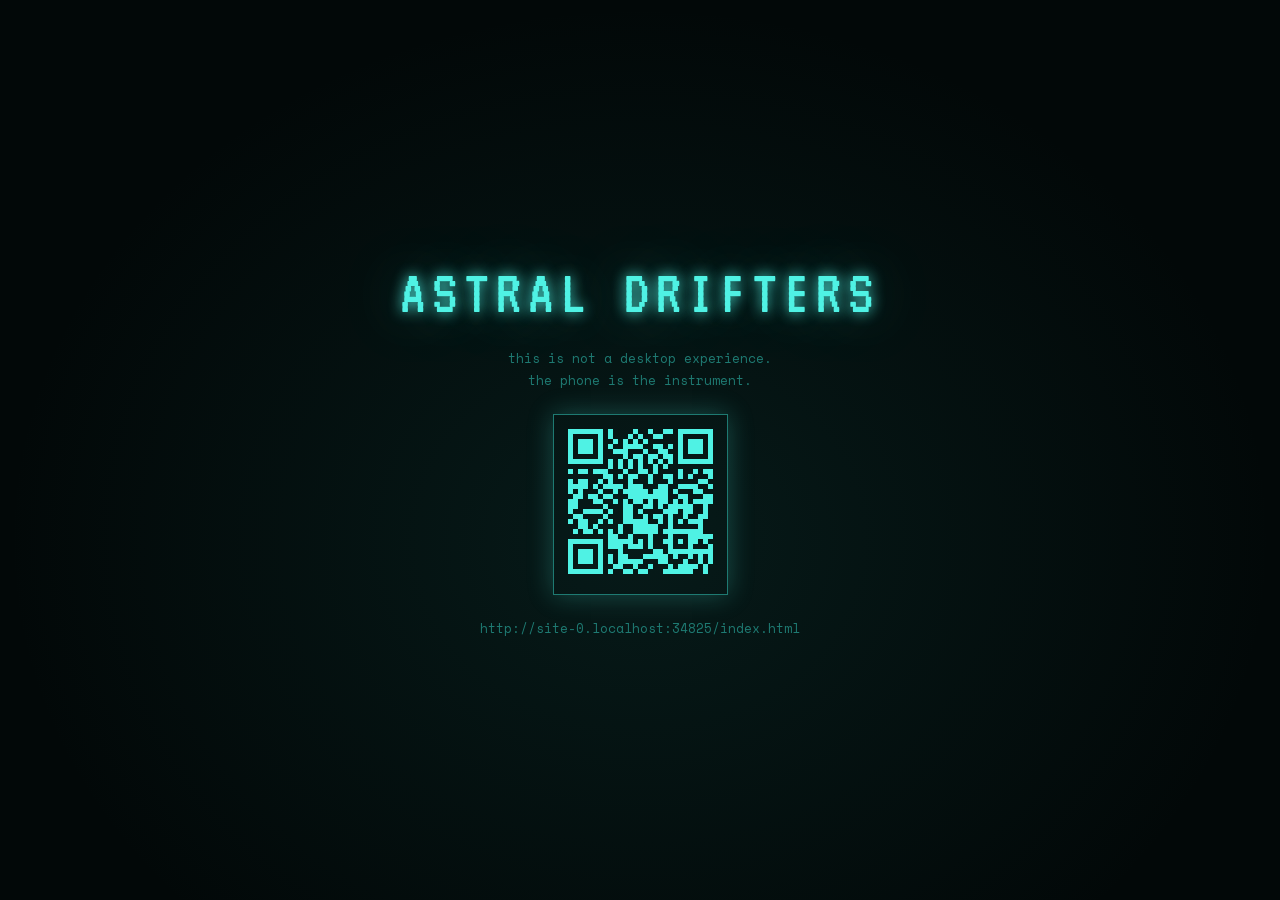
<file: index.html>
<!DOCTYPE html>
<html lang="en">
<head>
<meta charset="utf-8">
<meta name="viewport" content="width=device-width, initial-scale=1, viewport-fit=cover">
<meta http-equiv="Content-Security-Policy" content="default-src 'none'; script-src 'self' 'sha256-1yvnH29VT6SvG/tGoNfuKL3PfgQC2PuybzkQ2c6rgyA='; style-src 'self' 'unsafe-inline'; img-src 'self' data: blob:; font-src 'self'; media-src 'self' blob:; connect-src 'self' ; worker-src 'self' blob:; manifest-src 'self'; object-src 'none'; base-uri 'none'; form-action 'none'">
<meta name="referrer" content="strict-origin-when-cross-origin">
<title>ASTRAL DRIFTERS</title>
<meta name="description" content="An anamorphic tunnel behind your screen. The phone is the window. sin.ai.da">
<meta name="theme-color" content="#020808">
<link rel="stylesheet" href="css/style.css">
<script type="importmap">
{
  "imports": {
    "three": "./vendor/three/build/three.module.js",
    "three/addons/": "./vendor/three/examples/jsm/"
  }
}
</script>
</head>
<body>
  <canvas id="scene"></canvas>
  <canvas id="ecg"></canvas>

  <div id="hud" class="hidden">
    <div id="hud-top">
      <div id="score">0000</div>
      <div id="lives">▮▮▮</div>
    </div>
    <div id="voice"></div>
  </div>

  <div id="gate" class="overlay hidden">
    <h1>ASTRAL DRIFTERS</h1>
    <p class="dim">this is not a desktop experience.<br>the phone is the instrument.</p>
    <div id="qr"></div>
    <p class="dim" id="gate-url"></p>
  </div>

  <div id="start" class="overlay hidden">
    <h1>ASTRAL DRIFTERS</h1>
    <p class="dim">there is a tunnel behind this screen.<br>move the phone to look into it.<br>the paddle is in your hand now.</p>
    <div id="bio">
      <p class="dim tiny">a game by sin.ai.da — visual artist, Prague. interactive projections, TouchDesigner, GLSL, generative AI.</p>
      <p class="links">
        <a href="https://sinaida.eu" target="_blank" rel="noopener">sinaida.eu</a><span class="sep">·</span><a href="https://instagram.com/sin.ai.da" target="_blank" rel="noopener">@sin.ai.da</a><span class="sep">·</span><a href="privacy.html">privacy</a>
      </p>
    </div>
    <button id="enter">TAP TO ENTER</button>
    <p class="dim tiny">motion + audio permission required · headphones recommended</p>
  </div>

  <div id="gameover" class="overlay hidden">
    <h1>FLATLINE</h1>
    <p id="final-score" class="big"></p>
    <p id="final-remark" class="dim"></p>
    <button id="again">RE-ENTER</button>
    <p class="dim tiny">score lives only in this session. like most things.</p>
  </div>

  <footer id="brand">sin.ai.da</footer>

  <script type="module" src="js/main.js"></script>
</body>
</html>
</file>
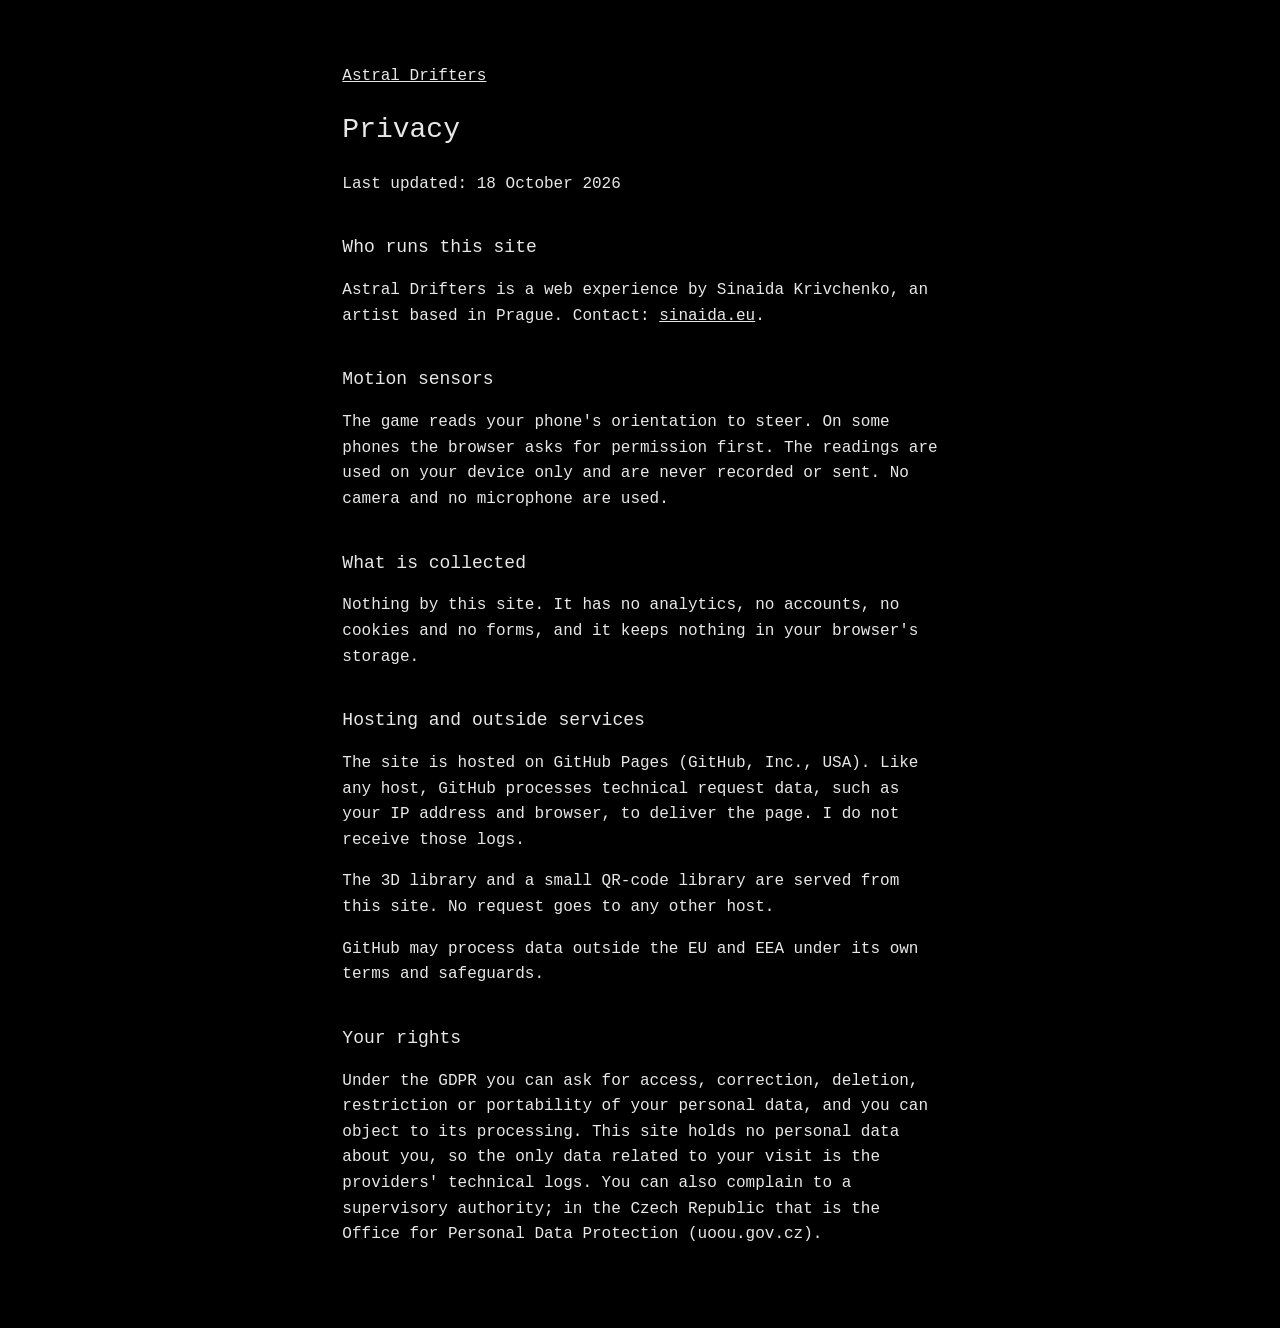
<file: privacy.html>
<!doctype html>
<html lang="en">
<head>
  <meta charset="UTF-8">
  <meta name="viewport" content="width=device-width, initial-scale=1.0">
  <meta http-equiv="Content-Security-Policy" content="default-src 'none'; script-src 'self'; style-src 'self' 'unsafe-inline'; img-src 'self' data: blob:; font-src 'self'; media-src 'self' blob:; connect-src 'self' ; worker-src 'self' blob:; manifest-src 'self'; object-src 'none'; base-uri 'none'; form-action 'none'">
  <meta name="referrer" content="strict-origin-when-cross-origin">
  <title>Privacy | Astral Drifters</title>
  <meta name="description" content="Privacy policy for Astral Drifters, a web experience by Sinaida Krivchenko.">
  <link rel="canonical" href="https://sinaida-space.github.io/astral-drifters/privacy.html">
  <style>
    html, body { margin: 0; background: #000; color: #e8e8e8; }
    main { max-width: 62ch; margin: 0 auto; padding: 48px 16px 64px; font-family: 'Geist Pixel', ui-monospace, monospace; line-height: 1.6; }
    h1 { font-size: 28px; font-weight: 400; } h2 { font-size: 18px; font-weight: 400; margin-top: 2em; }
    a { color: inherit; }
  </style>
</head>
<body>
  <main>
    <p><a href="./">Astral Drifters</a></p>
    <h1>Privacy</h1>
    <p>Last updated: 18 October 2026</p>

    <h2>Who runs this site</h2>
    <p>Astral Drifters is a web experience by Sinaida Krivchenko, an artist based in Prague. Contact: <a href="https://sinaida.eu/">sinaida.eu</a>.</p>

    <h2>Motion sensors</h2>
    <p>The game reads your phone's orientation to steer. On some phones the browser asks for permission first. The readings are used on your device only and are never recorded or sent. No camera and no microphone are used.</p>

    <h2>What is collected</h2>
    <p>Nothing by this site. It has no analytics, no accounts, no cookies and no forms, and it keeps nothing in your browser's storage.</p>

    <h2>Hosting and outside services</h2>
    <p>The site is hosted on GitHub Pages (GitHub, Inc., USA). Like any host, GitHub processes technical request data, such as your IP address and browser, to deliver the page. I do not receive those logs.</p>
    <p>The 3D library and a small QR-code library are served from this site. No request goes to any other host.</p>
    <p>GitHub may process data outside the EU and EEA under its own terms and safeguards.</p>

    <h2>Your rights</h2>
    <p>Under the GDPR you can ask for access, correction, deletion, restriction or portability of your personal data, and you can object to its processing. This site holds no personal data about you, so the only data related to your visit is the providers' technical logs. You can also complain to a supervisory authority; in the Czech Republic that is the Office for Personal Data Protection (uoou.gov.cz).</p>
  </main>
</body>
</html>
<!-- Je suis le spectre d'une rose que tu portais hier au bal. -->
</file>
<file: css/style.css>
@font-face {
  font-family: 'VT323';
  src: url('../assets/fonts/vt323.woff2') format('woff2');
  font-display: swap;
}
@font-face {
  font-family: 'Space Mono';
  src: url('../assets/fonts/SpaceMono-Regular.woff2') format('woff2');
  font-weight: 400;
  font-display: swap;
}
@font-face {
  font-family: 'Space Mono';
  src: url('../assets/fonts/SpaceMono-Bold.woff2') format('woff2');
  font-weight: 700;
  font-display: swap;
}

:root {
  --teal: #4ff2e4;
  --teal-dim: #1e7a72;
  --ink: #020808;
  --alert: #ff3b5c;
}

* { margin: 0; padding: 0; box-sizing: border-box; }

html, body {
  height: 100%;
  overflow: hidden;
  background: var(--ink);
  color: var(--teal);
  font-family: 'Space Mono', monospace;
  -webkit-user-select: none;
  user-select: none;
  -webkit-tap-highlight-color: transparent;
  touch-action: none;
}

#scene {
  position: fixed;
  inset: 0;
  width: 100%;
  height: 100%;
  display: block;
}

#ecg {
  position: fixed;
  left: 0;
  right: 0;
  bottom: calc(env(safe-area-inset-bottom, 0px) + 22px);
  width: 100%;
  height: 56px;
  pointer-events: none;
  opacity: 0.85;
}

.hidden { display: none !important; }

/* ---- HUD ---- */
#hud {
  position: fixed;
  inset: 0;
  pointer-events: none;
  z-index: 5;
}
#hud-top {
  display: flex;
  justify-content: space-between;
  padding: calc(env(safe-area-inset-top, 0px) + 14px) 18px 0;
  font-family: 'VT323', monospace;
  font-size: 28px;
  letter-spacing: 2px;
  text-shadow: 0 0 8px var(--teal);
}
#lives { color: var(--alert); text-shadow: 0 0 8px var(--alert); }

#voice {
  position: absolute;
  left: 50%;
  top: 18%;
  transform: translateX(-50%);
  width: 84%;
  max-width: 420px;
  text-align: center;
  font-family: 'VT323', monospace;
  font-size: 22px;
  line-height: 1.35;
  color: var(--teal);
  text-shadow: 0 0 10px rgba(79, 242, 228, 0.8);
  opacity: 0;
  transition: opacity 0.6s;
}
#voice.show { opacity: 1; }

/* ---- Overlays ---- */
.overlay {
  position: fixed;
  inset: 0;
  z-index: 10;
  display: flex;
  flex-direction: column;
  align-items: center;
  justify-content: center;
  gap: 22px;
  padding: 24px;
  text-align: center;
  background:
    radial-gradient(ellipse at 50% 60%, rgba(30, 122, 114, 0.16), transparent 70%),
    var(--ink);
}

.overlay h1 {
  font-family: 'VT323', monospace;
  font-weight: 400;
  font-size: clamp(38px, 10vw, 64px);
  letter-spacing: 6px;
  text-shadow: 0 0 14px var(--teal), 0 0 60px rgba(79, 242, 228, 0.4);
  animation: flicker 4s infinite;
}

@keyframes flicker {
  0%, 92%, 100% { opacity: 1; }
  93% { opacity: 0.6; }
  94% { opacity: 1; }
  97% { opacity: 0.75; }
  98% { opacity: 1; }
}

.overlay .dim {
  color: var(--teal-dim);
  font-size: 13px;
  line-height: 1.7;
}
.overlay .tiny { font-size: 10px; }

#bio { margin-top: -8px; }
.links {
  font-size: 13px;
  letter-spacing: 1px;
}
.links a {
  color: var(--teal);
  text-decoration: none;
  border-bottom: 1px solid var(--teal-dim);
}
.links a:active { opacity: 0.6; }
.links .sep { color: var(--teal-dim); margin: 0 10px; }
.overlay .big {
  font-family: 'VT323', monospace;
  font-size: 54px;
  text-shadow: 0 0 14px var(--teal);
}

button {
  font-family: 'VT323', monospace;
  font-size: 26px;
  letter-spacing: 4px;
  color: var(--teal);
  background: transparent;
  border: 1px solid var(--teal);
  padding: 14px 34px;
  cursor: pointer;
  text-shadow: 0 0 8px var(--teal);
  box-shadow: 0 0 12px rgba(79, 242, 228, 0.35), inset 0 0 12px rgba(79, 242, 228, 0.12);
}
button:active {
  background: rgba(79, 242, 228, 0.15);
}

#qr {
  padding: 12px;
  border: 1px solid var(--teal-dim);
  box-shadow: 0 0 24px rgba(79, 242, 228, 0.25);
}
#qr canvas, #qr img { display: block; image-rendering: pixelated; }

#brand {
  position: fixed;
  bottom: calc(env(safe-area-inset-bottom, 0px) + 6px);
  width: 100%;
  text-align: center;
  font-size: 10px;
  letter-spacing: 3px;
  color: var(--teal-dim);
  z-index: 6;
  pointer-events: none;
}

/* In-game gestures stay inside the canvases and never zoom or scroll the page. */
#scene, #ecg {
  touch-action: none;
}
</file>
